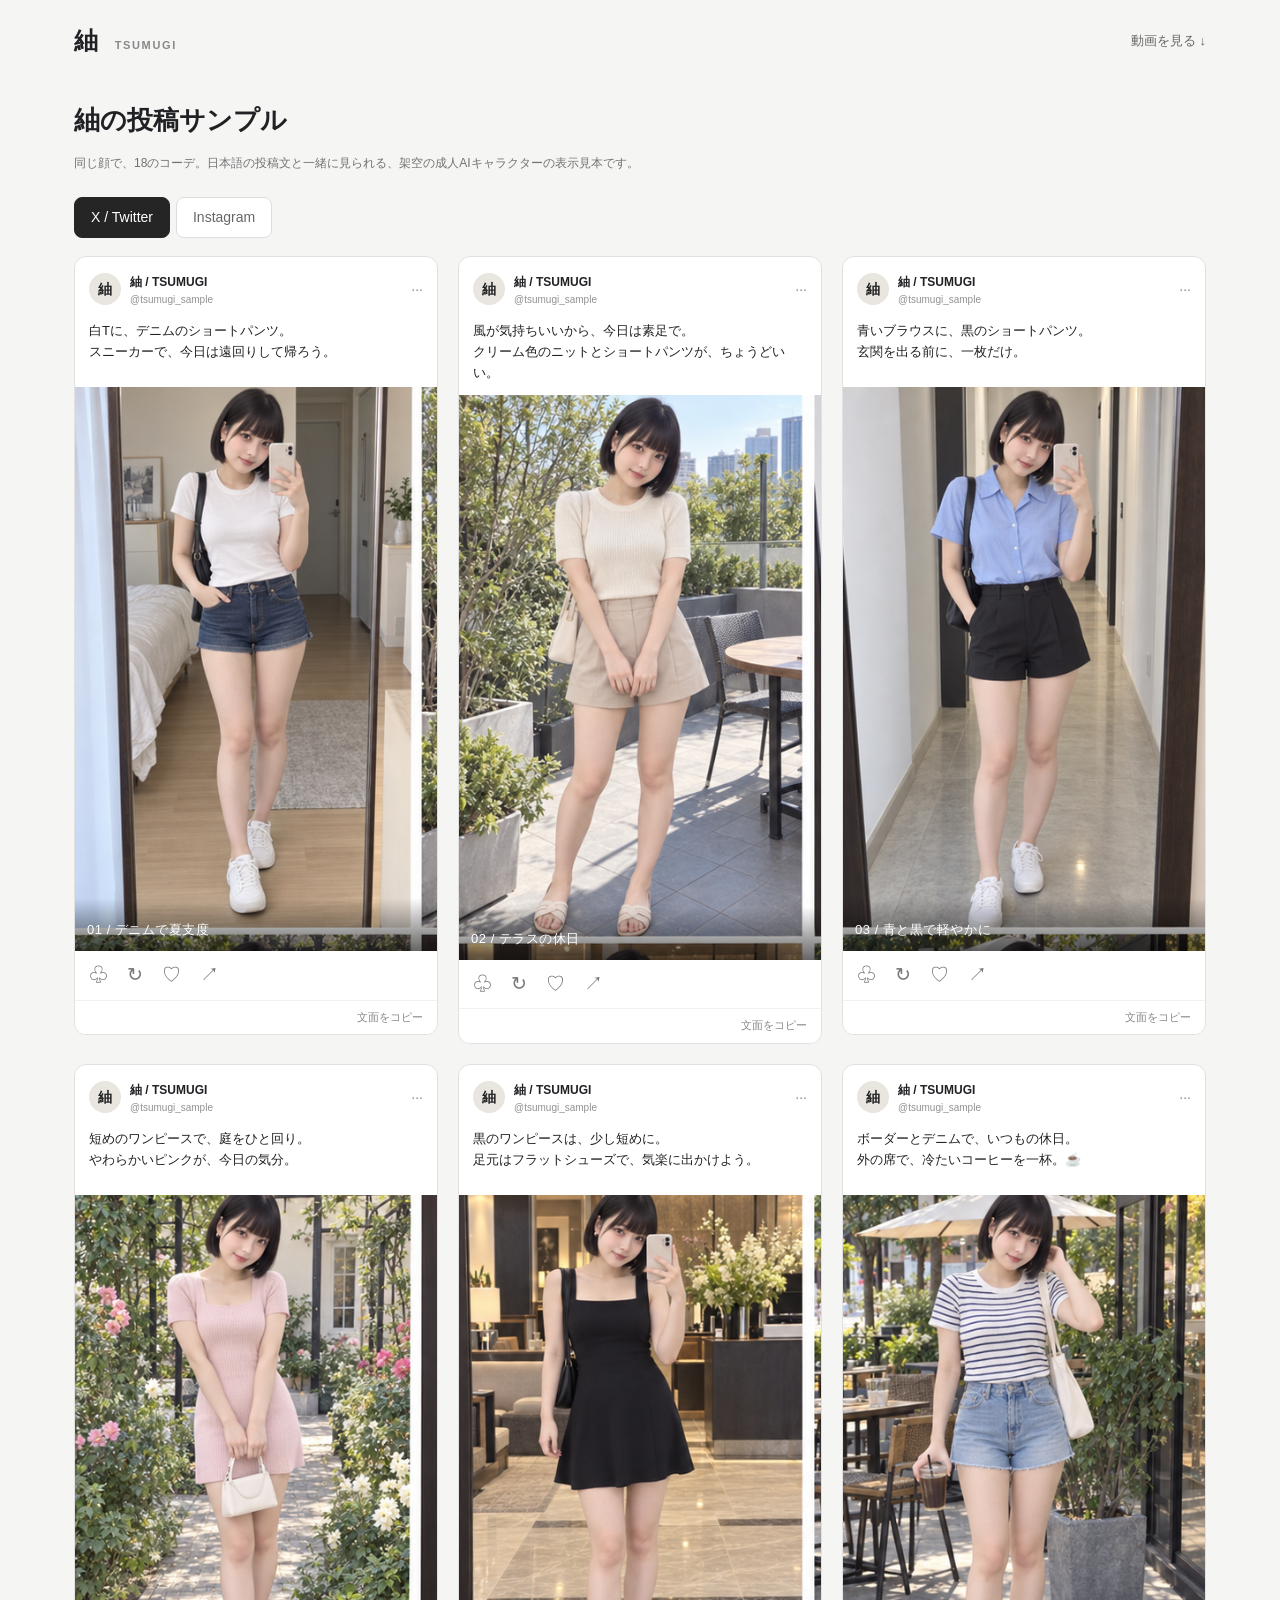
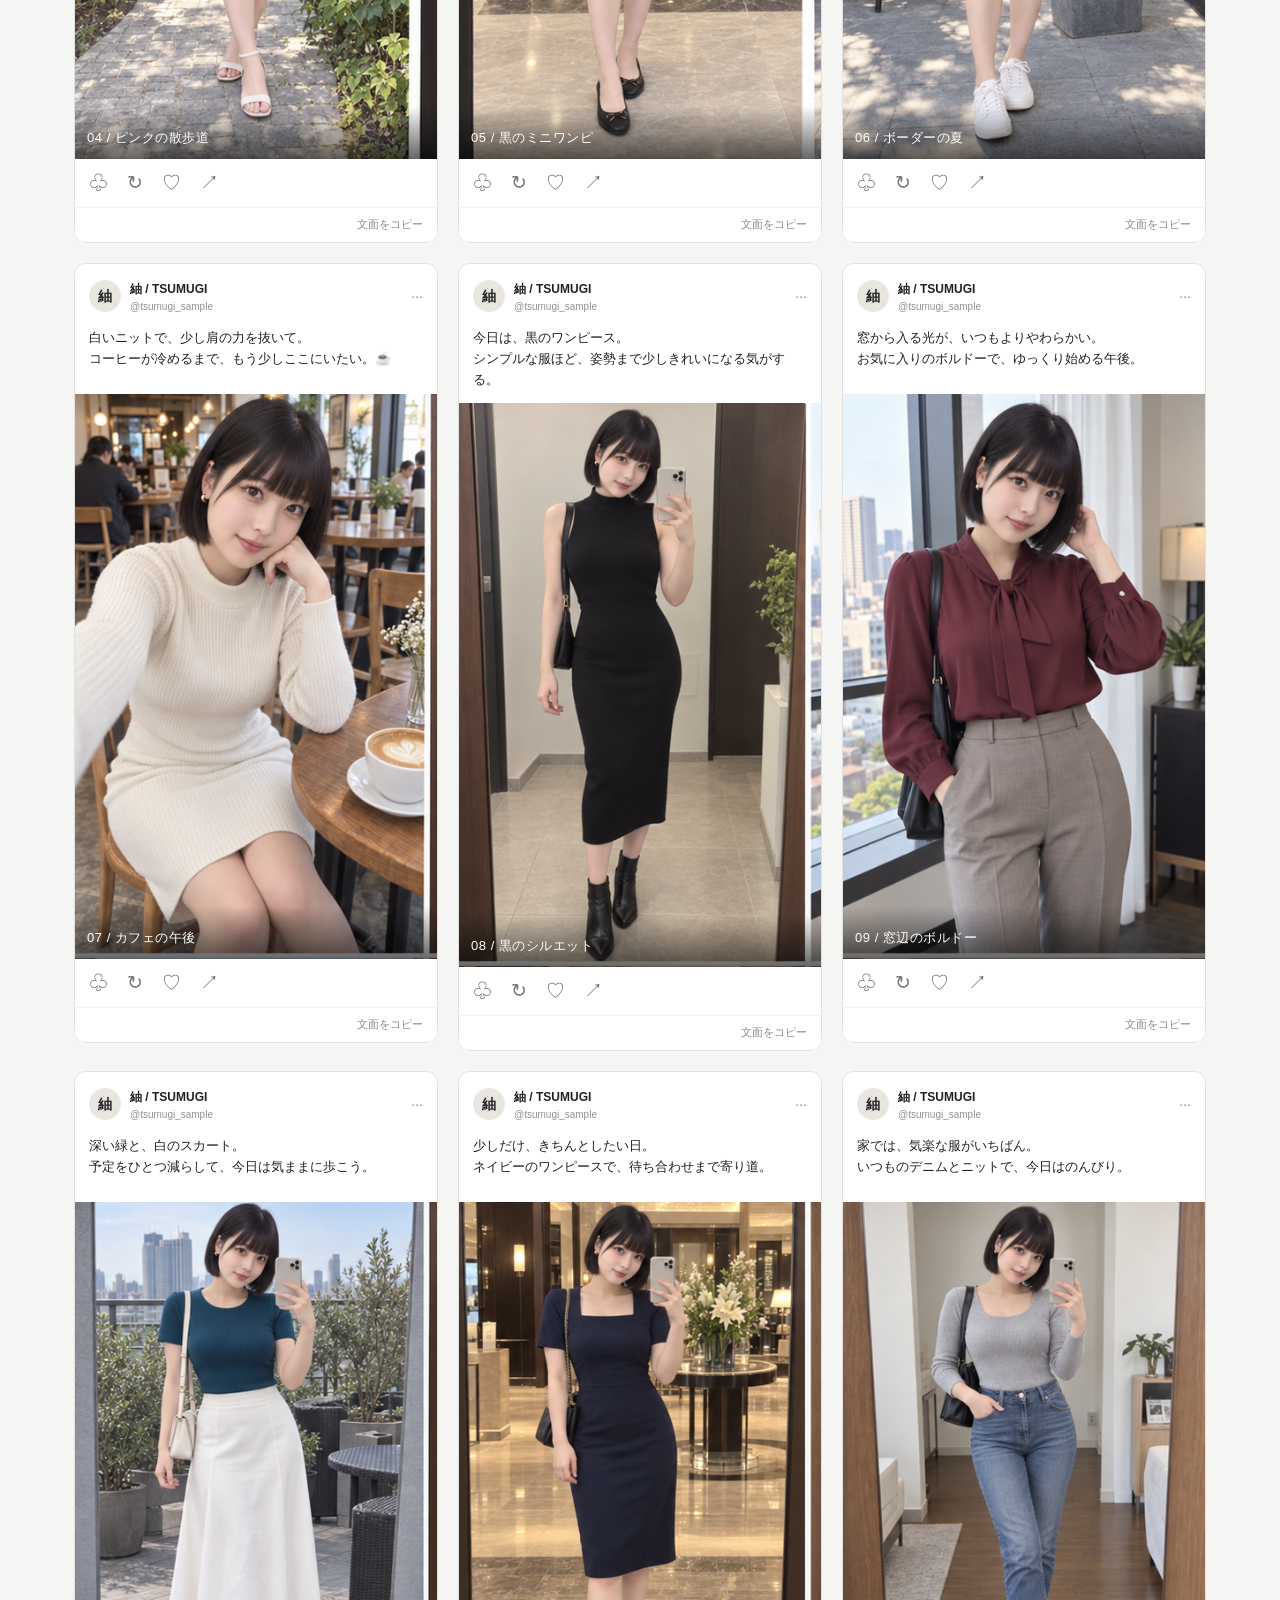
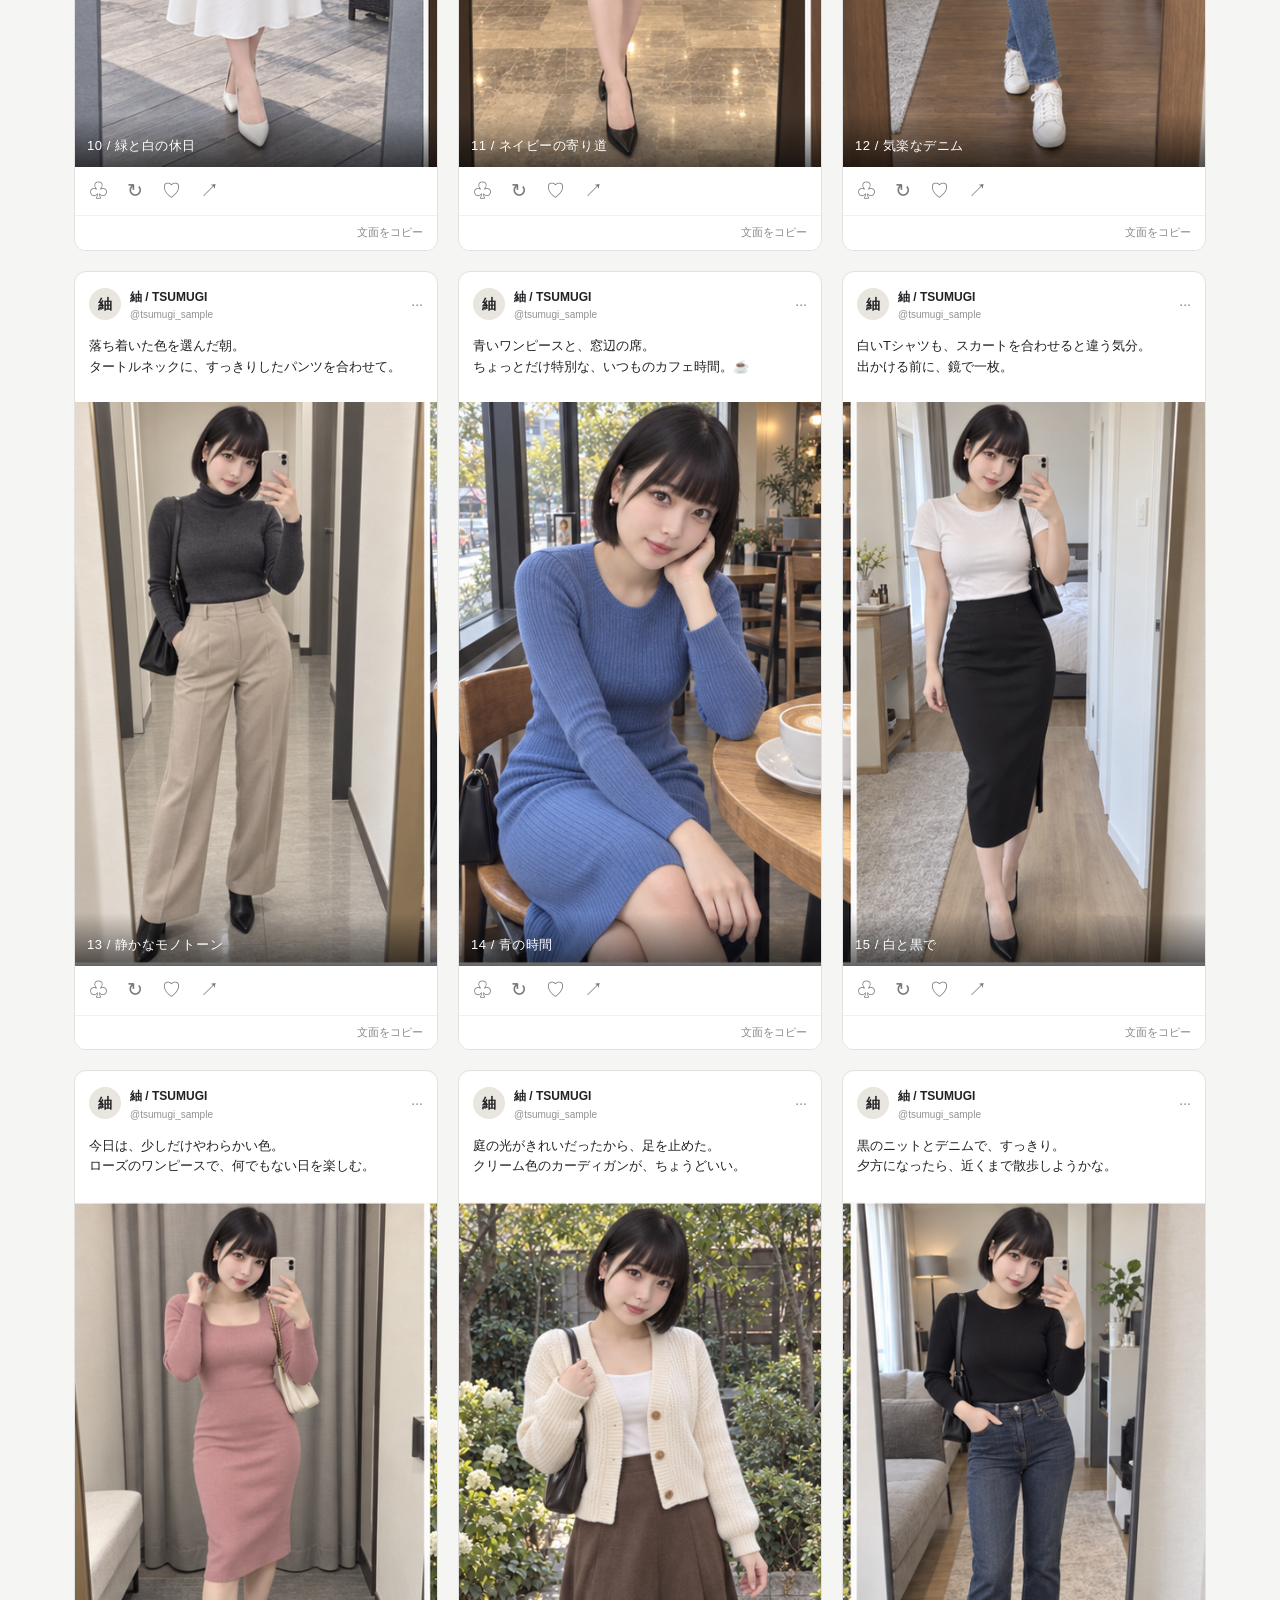
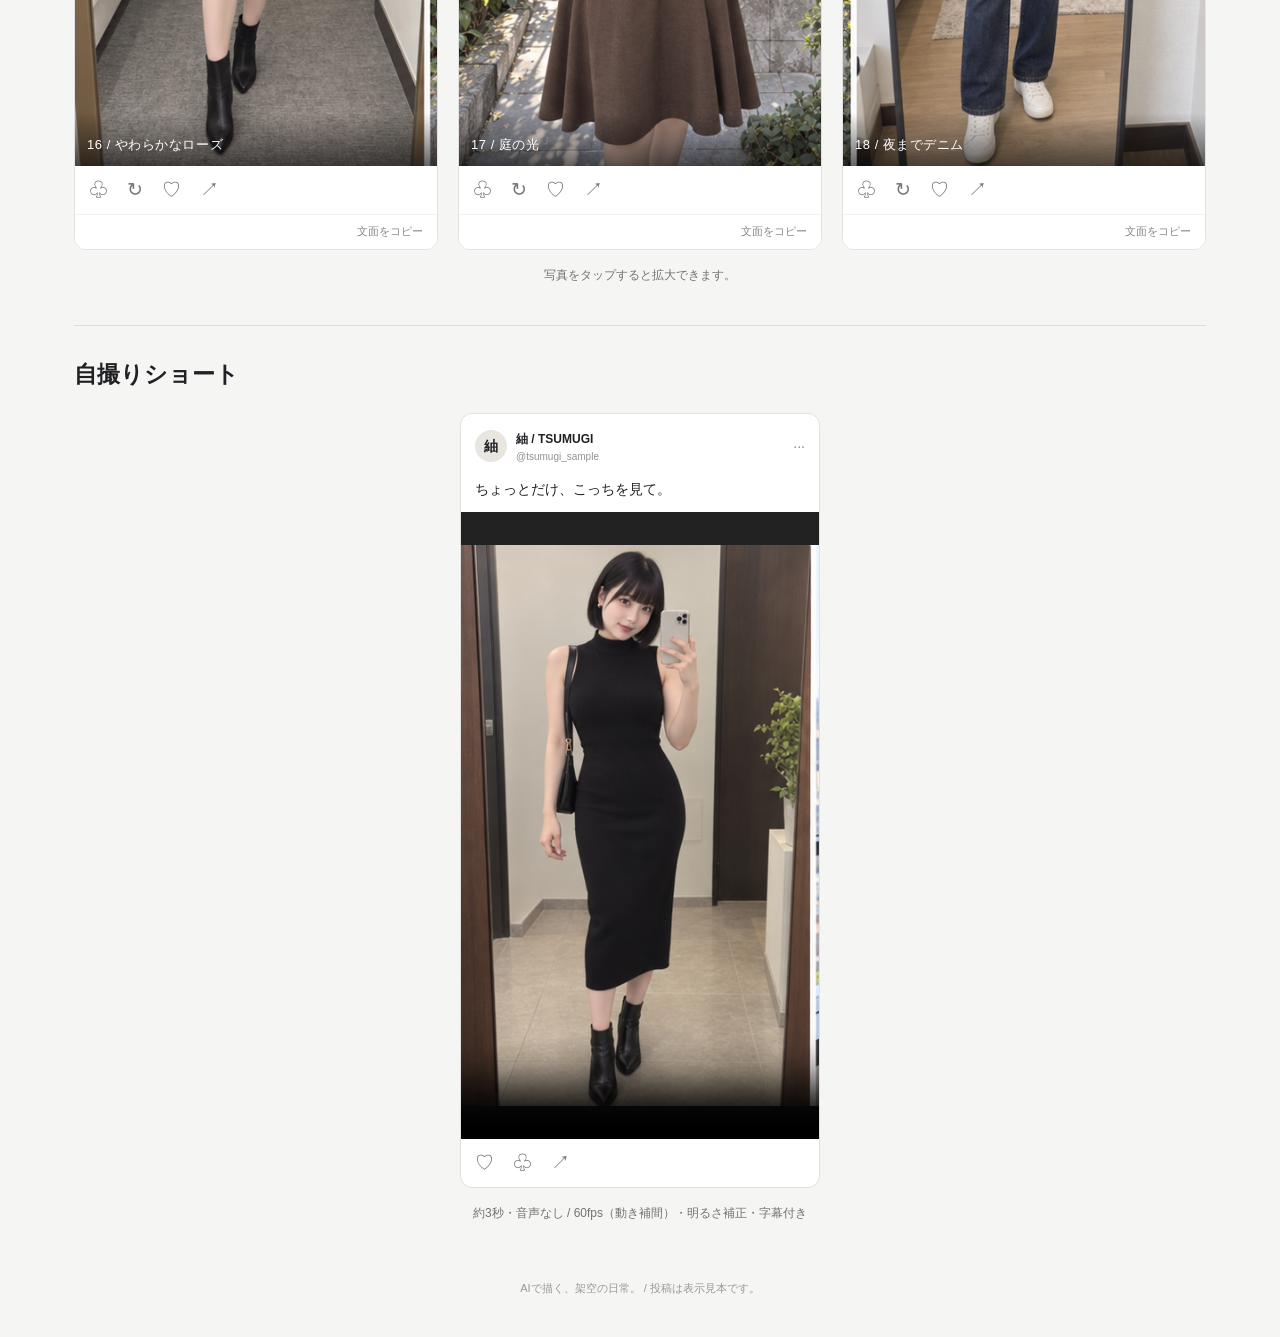
<file: index.html>
<!doctype html>
<html lang="ja"><head><meta charset="utf-8"><meta name="viewport" content="width=device-width,initial-scale=1"><title>紬｜投稿サンプル</title><link rel="stylesheet" href="media/social-preview.css?v=12"></head>
<body><header><a class="brand" href="./">紬 <small>TSUMUGI</small></a><a href="#short">動画を見る ↓</a></header><main>
<section id="social"><h1>紬の投稿サンプル</h1><p class="intro">同じ顔で、18のコーデ。日本語の投稿文と一緒に見られる、架空の成人AIキャラクターの表示見本です。</p>
<div class="toolbar"><div class="tabs" aria-label="投稿形式"><button data-social="x" aria-pressed="true">X / Twitter</button><button data-social="ig" aria-pressed="false">Instagram</button></div></div>
<div id="cards" class="cards"></div><p class="hint">写真をタップすると拡大できます。</p></section>
<section id="short"><h2>自撮りショート</h2><article class="post-card video-card"><div class="profile"><span class="avatar">紬</span><div><strong>紬 / TSUMUGI</strong><small>@tsumugi_sample</small></div><span class="dots">···</span></div><p class="video-caption">ちょっとだけ、こっちを見て。</p><video controls playsinline loop preload="metadata" poster="media/tsumugi-style-reference-v5.png"><source src="media/tsumugi-style-short-v6.mp4" type="video/mp4">動画を再生できません。</video><div class="actions" aria-hidden="true">♡　♧　↗</div></article><p class="hint">約3秒・音声なし / 60fps（動き補間）・明るさ補正・字幕付き</p></section>
<footer>AIで描く、架空の日常。 / 投稿は表示見本です。</footer></main>
<dialog id="viewer" aria-label="写真を拡大"><button id="close">閉じる ×</button><p id="photo-title"></p><div id="large-photo" role="img"></div><div class="viewer-nav"><button id="prev">← 前へ</button><button id="next">次へ →</button></div></dialog><script src="media/social-preview.js?v=12"></script></body></html>
</file>
<file: media/social-preview.css>
*{box-sizing:border-box}body{margin:0;background:#f5f5f4;color:#202124;font:14px/1.6 "Yu Gothic UI",Meiryo,sans-serif}a{color:inherit;text-decoration:none}button{font:inherit;cursor:pointer}button:focus-visible,a:focus-visible{outline:3px solid #2478bd;outline-offset:3px}header{max-width:1180px;margin:auto;padding:22px 24px;display:flex;justify-content:space-between;align-items:center}header>a:last-child{font-size:13px;color:#666}.brand{font-size:24px;font-weight:700}.brand small{font-size:11px;letter-spacing:.15em;margin-left:10px;color:#888}main{max-width:1180px;margin:auto;padding:0 24px}h1{font-size:26px;margin:18px 0 6px}h2{font-size:23px;margin:0 0 20px}.intro,.hint{color:#727272;font-size:12px}.toolbar{display:flex;justify-content:space-between;gap:12px;flex-wrap:wrap;margin:24px 0 18px}.tabs{display:flex;gap:6px}.tabs button{border:1px solid #ddd;border-radius:8px;padding:8px 16px;background:#fff;color:#666}.tabs button[aria-pressed=true]{background:#252525;border-color:#252525;color:#fff}.secondary button{padding:8px 13px}.cards{display:grid;grid-template-columns:repeat(3,minmax(0,1fr));gap:20px;align-items:start}.post-card{background:white;border:1px solid #e1e1e1;border-radius:12px;overflow:hidden;display:flex;flex-direction:column;min-width:0}.profile{display:flex;gap:9px;align-items:center;padding:13px 14px;order:0}.profile strong{font-size:12px}.profile small{display:block;color:#929292;font-size:10px}.avatar{width:32px;height:32px;display:grid;place-items:center;border-radius:50%;background:#e9e5df;font-weight:bold}.dots{margin-left:auto;color:#888}.caption{margin:0;padding:0 14px 12px;font-size:13px;white-space:pre-wrap;order:1;min-height:34px}.image-button{display:block;width:100%;padding:0;border:0;background:#eee;order:2}.photo,#large-photo{aspect-ratio:410/639;background-size:300% 200%;background-repeat:no-repeat;width:100%}.actions{padding:9px 14px;color:#777;font-size:19px;order:3}.is-ig .caption{order:4;padding:0 14px 13px}.copy{order:5;border:0;border-top:1px solid #f1f1f1;background:#fff;text-align:right;padding:8px 14px;color:#888;font-size:11px}.copy:hover{color:#222;background:#fafafa}#short{border-top:1px solid #ddd;margin-top:40px;padding-top:30px}.video-card{width:min(100%,360px);margin:auto}.video-caption{margin:0;padding:0 14px 12px}.video-card video{display:block;width:100%;aspect-ratio:512/896;background:#222}.hint{text-align:center;margin:16px 0}footer{text-align:center;font-size:11px;color:#999;padding:40px 0}dialog{border:0;border-radius:12px;padding:12px;width:min(94vw,calc(76dvh * 410 / 639));max-height:96dvh;background:#fff}dialog::backdrop{background:#000b}#close{display:block;margin:0 0 10px auto;border:0;background:white;color:#555}#large-photo{border-radius:6px}.viewer-nav{display:flex;justify-content:space-between;margin-top:10px}.viewer-nav button{border:0;background:#f4f4f4;border-radius:6px;padding:8px 12px}@media(max-width:850px){.cards{grid-template-columns:repeat(2,minmax(0,1fr));gap:16px}}@media(max-width:540px){header{padding:18px 16px}main{padding:0 16px}.cards{grid-template-columns:1fr;gap:22px}h1{font-size:23px}.toolbar{margin-top:20px}.tabs button{padding:7px 12px}}
h2 small{font-size:12px;font-weight:400;color:#888;margin-left:8px}.secondary{flex-wrap:wrap}dialog{width:min(94vw,450px)}#large-photo{max-height:76dvh;width:auto;margin:auto}

.image-button{position:relative}.image-title{position:absolute;bottom:0;left:0;right:0;padding:22px 12px 10px;background:linear-gradient(transparent,#0009);color:#fff;text-align:left;font-size:13px;letter-spacing:.04em}.caption{min-height:66px}#photo-title{font-size:12px;color:#666;margin:0 0 10px}.toolbar{justify-content:flex-start}

dialog{width:min(94vw,calc(76dvh * var(--photo-ratio,410/639) + 24px))}#large-photo{width:100%;max-height:none}

.video-caption{order:1}.video-card video{order:2}.is-ig .video-caption{order:4;padding-top:0}
</file>
